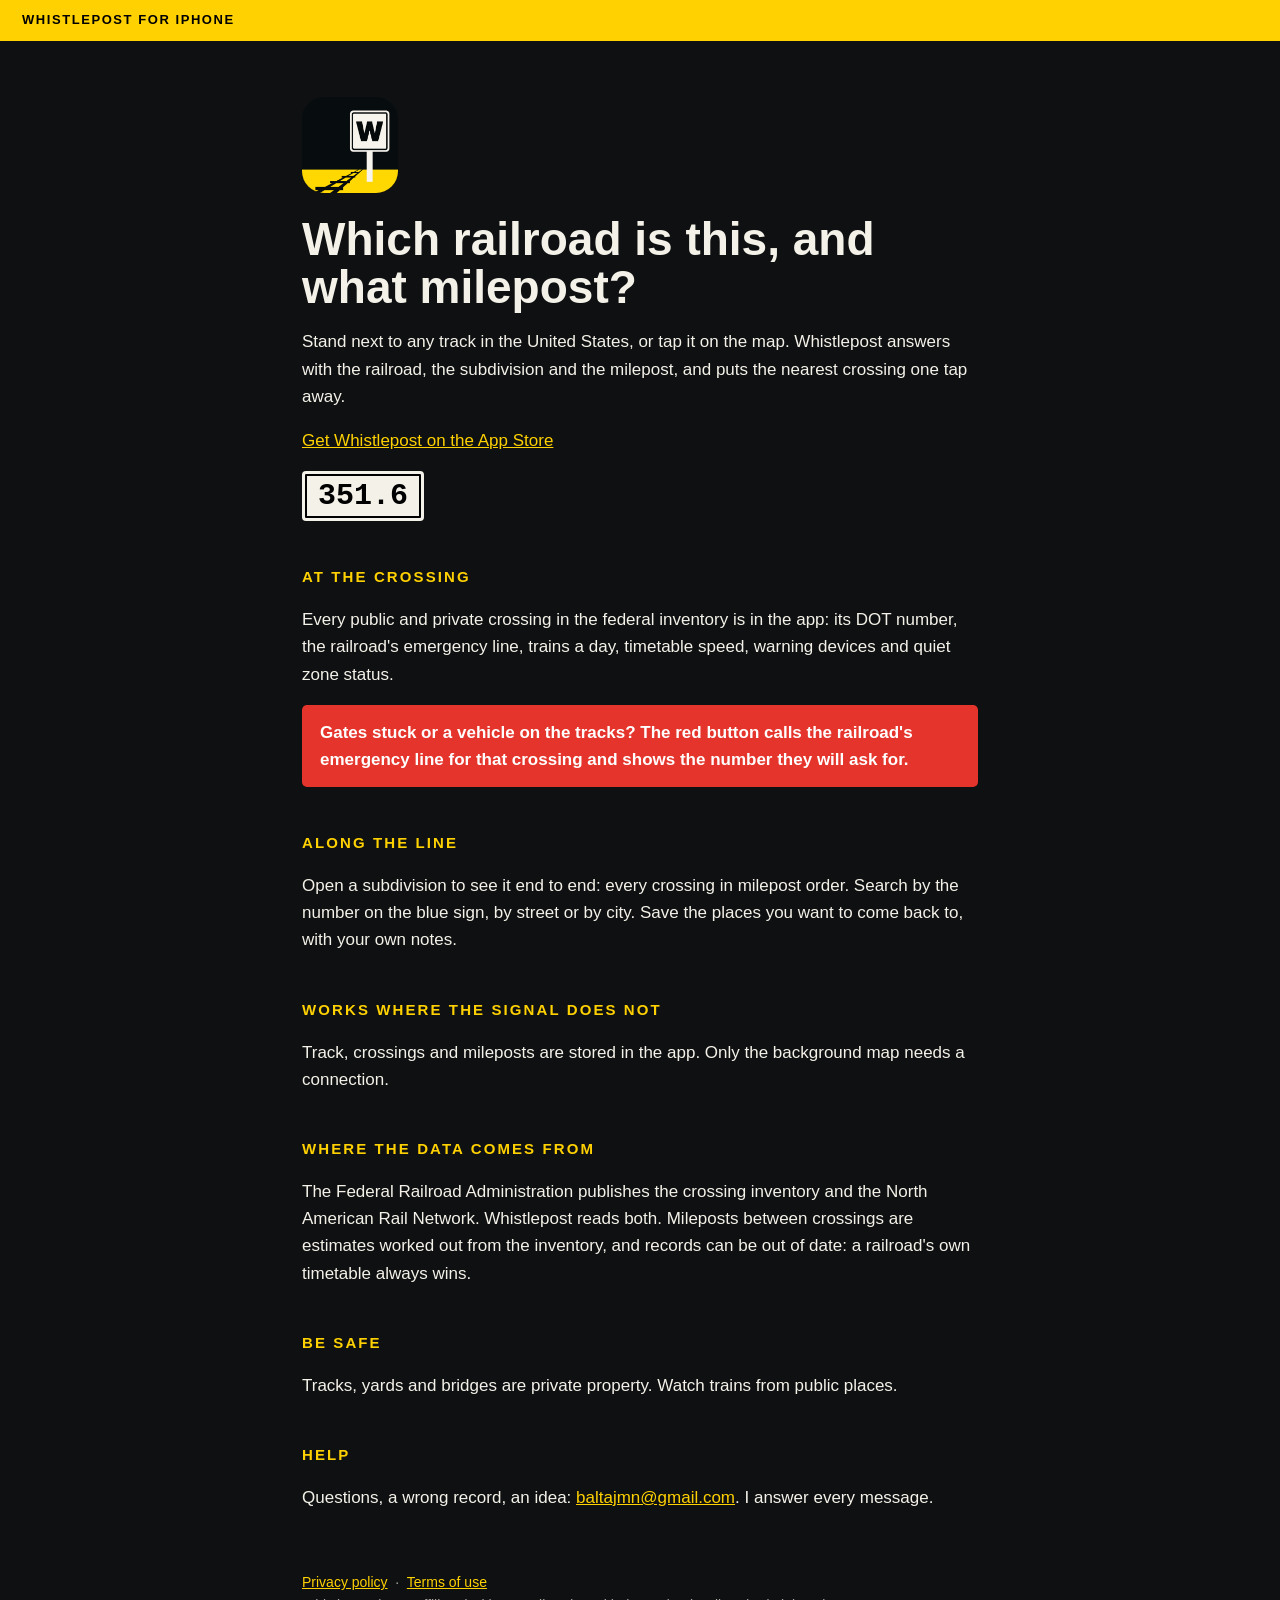
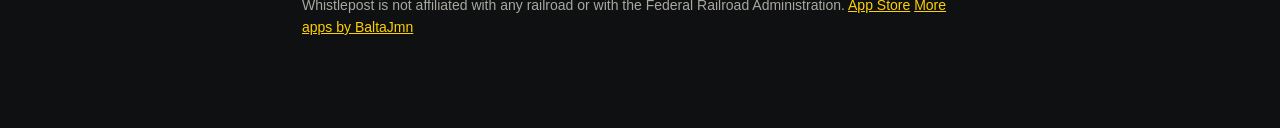
<file: index.html>
<!doctype html>
<html lang="en">
<head>
<meta charset="utf-8">
<meta name="viewport" content="width=device-width, initial-scale=1">
<title>Whistlepost: which railroad, subdivision and milepost am I at?</title>
<link rel="canonical" href="https://whistlepost.baltajmn.dev/">
<meta name="description" content="Whistlepost is an iPhone app that tells you the railroad, subdivision and milepost where you stand, and gives you the emergency number and DOT number of the nearest crossing.">
<link rel="stylesheet" href="assets/site.css">
</head>
<body>
<header class="band">Whistlepost for iPhone</header>
<main>
<img class="icon" src="assets/icon.png" alt="Whistlepost icon: a white whistle post beside the rails">
<h1>Which railroad is this, and what milepost?</h1>
<p>Stand next to any track in the United States, or tap it on the map. Whistlepost answers with the railroad, the subdivision and the milepost, and puts the nearest crossing one tap away.</p>
<p><a href="https://apps.apple.com/app/apple-store/id6836772563?pt=129564006&amp;ct=web-home&amp;mt=8">Get Whistlepost on the App Store</a></p>
<p><span class="sign">351.6</span></p>

<h2>At the crossing</h2>
<p>Every public and private crossing in the federal inventory is in the app: its DOT number, the railroad's emergency line, trains a day, timetable speed, warning devices and quiet zone status.</p>
<p class="call">Gates stuck or a vehicle on the tracks? The red button calls the railroad's emergency line for that crossing and shows the number they will ask for.</p>

<h2>Along the line</h2>
<p>Open a subdivision to see it end to end: every crossing in milepost order. Search by the number on the blue sign, by street or by city. Save the places you want to come back to, with your own notes.</p>

<h2>Works where the signal does not</h2>
<p>Track, crossings and mileposts are stored in the app. Only the background map needs a connection.</p>

<h2>Where the data comes from</h2>
<p>The Federal Railroad Administration publishes the crossing inventory and the North American Rail Network. Whistlepost reads both. Mileposts between crossings are estimates worked out from the inventory, and records can be out of date: a railroad's own timetable always wins.</p>

<h2>Be safe</h2>
<p>Tracks, yards and bridges are private property. Watch trains from public places.</p>

<h2>Help</h2>
<p>Questions, a wrong record, an idea: <a href="mailto:baltajmn@gmail.com?subject=Whistlepost">baltajmn@gmail.com</a>. I answer every message.</p>

<footer><a href="privacy/">Privacy policy</a> &nbsp;·&nbsp; <a href="https://www.apple.com/legal/internet-services/itunes/dev/stdeula/">Terms of use</a><br>Whistlepost is not affiliated with any railroad or with the Federal Railroad Administration. <a href="https://apps.apple.com/app/apple-store/id6836772563?pt=129564006&amp;ct=web-home&amp;mt=8">App Store</a> <a href="https://baltajmn.dev/">More apps by BaltaJmn</a></footer>
</main>
</body>
</html>
</file>
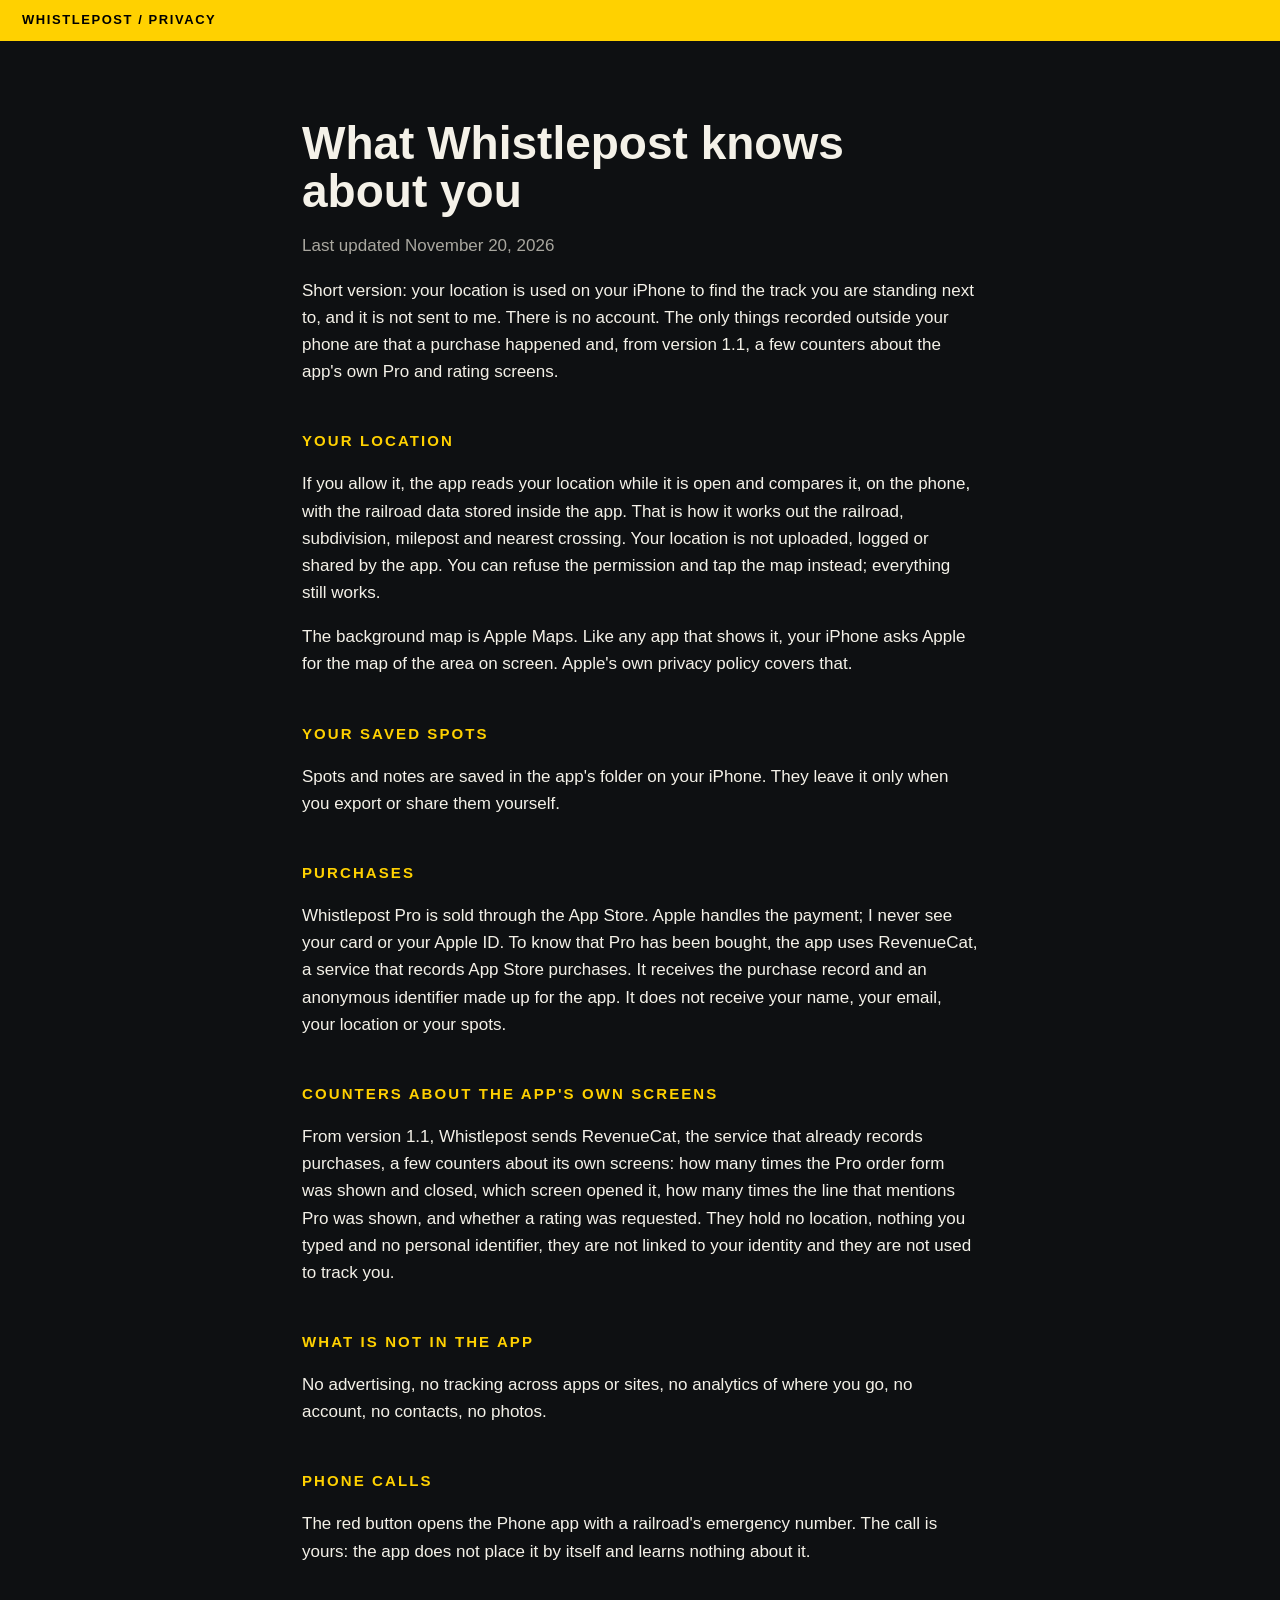
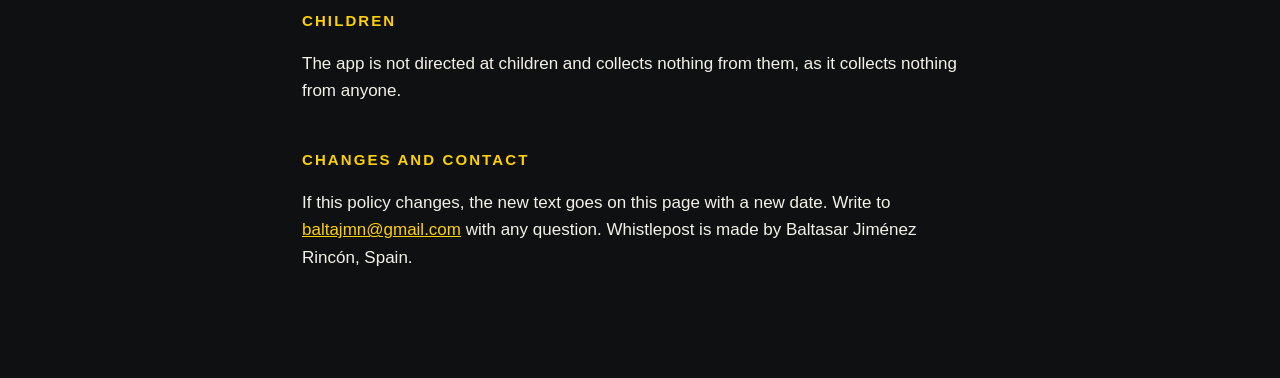
<file: privacy/index.html>
<!doctype html>
<html lang="en">
<head>
<meta charset="utf-8">
<meta name="viewport" content="width=device-width, initial-scale=1">
<title>Whistlepost privacy policy</title>
<link rel="stylesheet" href="../assets/site.css">
</head>
<body>
<header class="band"><a href="../">Whistlepost</a> / Privacy</header>
<main>
<h1>What Whistlepost knows about you</h1>
<p class="dim">Last updated November 20, 2026</p>
<p>Short version: your location is used on your iPhone to find the track you are standing next to, and it is not sent to me. There is no account. The only things recorded outside your phone are that a purchase happened and, from version 1.1, a few counters about the app's own Pro and rating screens.</p>

<h2>Your location</h2>
<p>If you allow it, the app reads your location while it is open and compares it, on the phone, with the railroad data stored inside the app. That is how it works out the railroad, subdivision, milepost and nearest crossing. Your location is not uploaded, logged or shared by the app. You can refuse the permission and tap the map instead; everything still works.</p>
<p>The background map is Apple Maps. Like any app that shows it, your iPhone asks Apple for the map of the area on screen. Apple's own privacy policy covers that.</p>

<h2>Your saved spots</h2>
<p>Spots and notes are saved in the app's folder on your iPhone. They leave it only when you export or share them yourself.</p>

<h2>Purchases</h2>
<p>Whistlepost Pro is sold through the App Store. Apple handles the payment; I never see your card or your Apple ID. To know that Pro has been bought, the app uses RevenueCat, a service that records App Store purchases. It receives the purchase record and an anonymous identifier made up for the app. It does not receive your name, your email, your location or your spots.</p>

<h2>Counters about the app's own screens</h2>
<p>From version 1.1, Whistlepost sends RevenueCat, the service that already records purchases, a few counters about its own screens: how many times the Pro order form was shown and closed, which screen opened it, how many times the line that mentions Pro was shown, and whether a rating was requested. They hold no location, nothing you typed and no personal identifier, they are not linked to your identity and they are not used to track you.</p>

<h2>What is not in the app</h2>
<p>No advertising, no tracking across apps or sites, no analytics of where you go, no account, no contacts, no photos.</p>

<h2>Phone calls</h2>
<p>The red button opens the Phone app with a railroad's emergency number. The call is yours: the app does not place it by itself and learns nothing about it.</p>

<h2>Children</h2>
<p>The app is not directed at children and collects nothing from them, as it collects nothing from anyone.</p>

<h2>Changes and contact</h2>
<p>If this policy changes, the new text goes on this page with a new date. Write to <a href="mailto:baltajmn@gmail.com?subject=Whistlepost%20privacy">baltajmn@gmail.com</a> with any question. Whistlepost is made by Baltasar Jiménez Rincón, Spain.</p>
</main>
</body>
</html>
</file>
<file: assets/site.css>
:root { --ballast: #0e1012; --plate: #1a1d21; --ink: #f4f1e8; --dim: #a9a79f; --yellow: #ffd100; --red: #e5342b; }
* { box-sizing: border-box; }
body { margin: 0; background: var(--ballast); color: var(--ink); font: 17px/1.6 -apple-system, "Helvetica Neue", Arial, sans-serif; }
main { max-width: 720px; margin: 0 auto; padding: 56px 22px 90px; }
header.band { background: var(--yellow); color: #000; padding: 10px 22px; font-weight: 800; letter-spacing: .12em; text-transform: uppercase; font-size: 13px; }
header.band a { color: #000; text-decoration: none; }
h1 { font-size: 46px; line-height: 1.05; margin: 22px 0 14px; font-stretch: condensed; font-weight: 900; }
h2 { font-size: 15px; letter-spacing: .14em; text-transform: uppercase; color: var(--yellow); margin: 44px 0 8px; }
p, li { color: var(--ink); }
.dim { color: var(--dim); }
a { color: var(--yellow); }
.sign { display: inline-block; background: var(--ink); color: #000; font: 800 30px/1 ui-monospace, Menlo, monospace; padding: 10px 16px; border-radius: 4px; outline: 2px solid #000; outline-offset: -5px; }
.plate { background: var(--plate); border: 1.5px solid rgba(244, 241, 232, .18); border-radius: 5px; padding: 18px 20px; margin: 16px 0; }
.call { background: var(--red); color: #fff; border-radius: 5px; padding: 14px 18px; font-weight: 700; }
img.icon { width: 96px; height: 96px; border-radius: 22px; display: block; }
footer { margin-top: 60px; font-size: 14px; color: var(--dim); }
</file>
